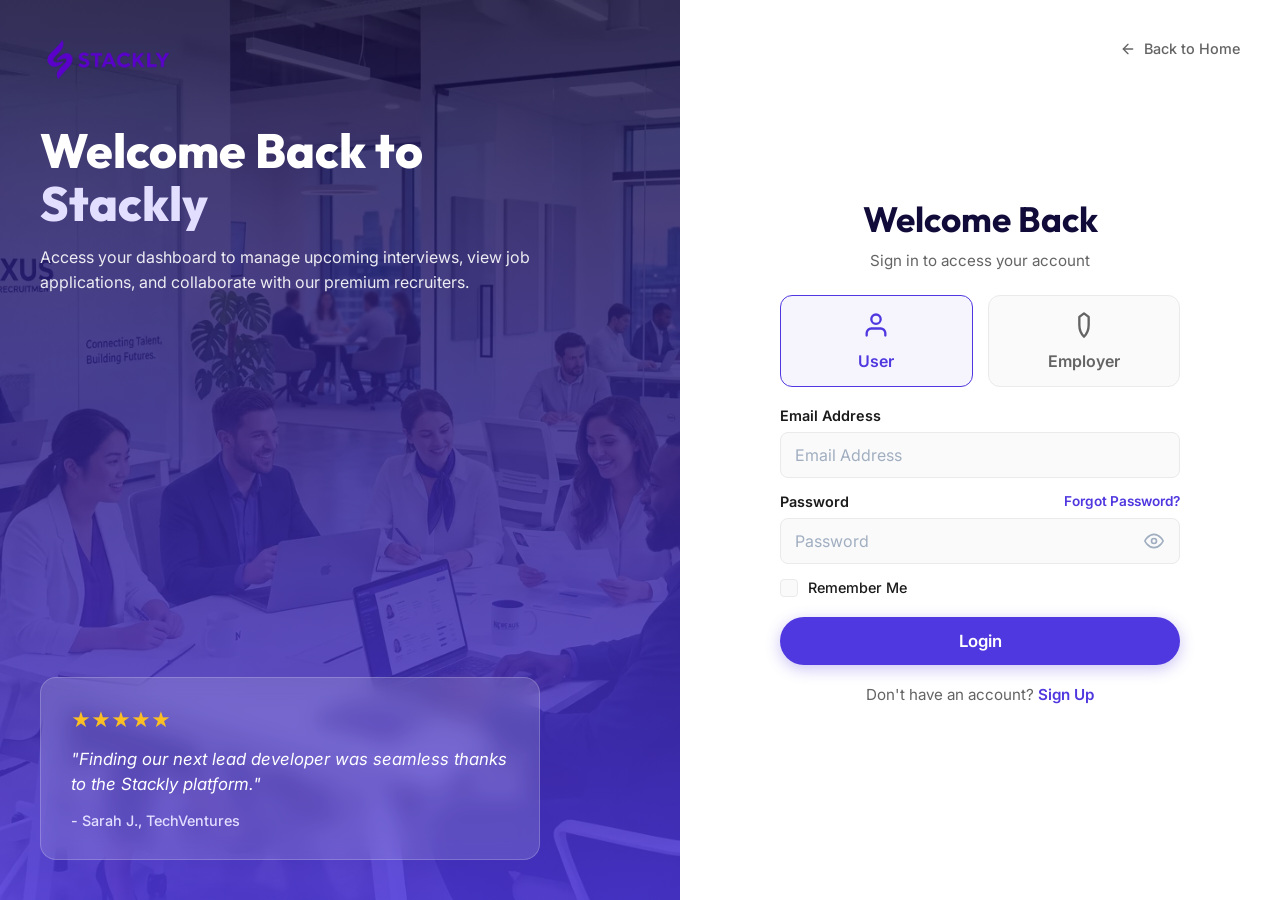
<file: login.html>
<!DOCTYPE html>
<html lang="en">
<head>
    <meta charset="UTF-8">
    <meta name="viewport" content="width=device-width, initial-scale=1.0">
    <title>Login - STACKLY</title>
    <link href="https://fonts.googleapis.com/css2?family=Inter:wght@300;400;500;600&family=Outfit:wght@400;500;600;700;800&display=swap" rel="stylesheet">
    <style>

        :root {
            --primary: #4F38DF;
            --primary-hover: #5B44EB;
            --secondary: #110B3A;
            --bg-light: #FAFAFB;
            --bg-white: #FFFFFF;
            --text-dark: #1A1A1A;
            --text-muted: #646464;
            --border: #EAEAEA;
        }

        * { margin: 0; padding: 0; box-sizing: border-box; }

        body {
            font-family: 'Inter', sans-serif;
            background-color: var(--bg-light);
            color: var(--text-dark);
        }

        .login-split {
            display: flex;
            width: 100%;
            height: 100vh;
            overflow: hidden;
        }

        /* Left Panel */
        .login-left {
            flex: 1;
            background: linear-gradient(to bottom, rgba(17, 11, 58, 0.8), rgba(79, 56, 223, 0.85)), url('assets/hero.webp') center/cover no-repeat;
            padding: 40px;
            display: flex;
            flex-direction: column;
            justify-content: space-between;
            position: relative;
            color: #ffffff;
        }

        .left-content { position: relative; z-index: 1; max-width: 500px; }

        .logo { margin-bottom: 40px; display: inline-block; }

        .left-content h1 {
            font-family: 'Outfit', sans-serif;
            font-size: 3rem;
            font-weight: 800;
            line-height: 1.1;
            margin-bottom: 15px;
            color: #ffffff;
        }

        .left-content h1 span { color: #E2DEFF; }

        .left-content p {
            font-size: 1rem;
            line-height: 1.6;
            color: rgba(255, 255, 255, 0.9);
            margin-bottom: 20px;
        }

        .testimonial-card {
            background: rgba(255, 255, 255, 0.15);
            backdrop-filter: blur(10px);
            border: 1px solid rgba(255, 255, 255, 0.2);
            border-radius: 16px;
            padding: 30px;
            position: relative;
            z-index: 1;
            max-width: 500px;
        }

        .stars { color: #fbbf24; font-size: 1.2rem; margin-bottom: 15px; }

        .testimonial-text {
            font-style: italic;
            font-size: 1.05rem;
            line-height: 1.5;
            margin-bottom: 15px;
            color: #ffffff;
        }

        .testimonial-author {
            color: #E2DEFF;
            font-size: 0.9rem;
            font-weight: 500;
        }

        /* Right Panel */
        .login-right {
            flex: 1;
            background-color: var(--bg-white);
            display: flex;
            flex-direction: column;
            position: relative;
        }

        .back-to-home {
            position: absolute;
            top: 40px; right: 40px;
            color: var(--text-muted);
            text-decoration: none;
            display: flex; align-items: center; gap: 8px;
            font-size: 0.9rem; font-weight: 500;
            transition: color 0.3s;
        }

        .back-to-home:hover { color: var(--primary); }

        .right-content {
            margin: auto; width: 100%; max-width: 480px; padding: 40px;
        }

        .right-content h2 {
            font-family: 'Outfit', sans-serif;
            font-size: 2.2rem; font-weight: 700; text-align: center; margin-bottom: 10px;
            color: var(--secondary);
        }

        .right-content > p {
            text-align: center; color: var(--text-muted); margin-bottom: 25px; font-size: 0.95rem;
        }

        .account-type-toggle { display: flex; gap: 15px; margin-bottom: 20px; }

        .type-btn {
            flex: 1; background: var(--bg-light); border: 1px solid var(--border);
            border-radius: 12px; padding: 15px; color: var(--text-muted);
            cursor: pointer; display: flex; flex-direction: column; align-items: center; gap: 12px;
            transition: all 0.3s; font-family: 'Inter', sans-serif; font-weight: 600; font-size: 1rem;
        }

        .type-btn svg { stroke: var(--text-muted); width: 28px; height: 28px; transition: stroke 0.3s; }

        .type-btn.active {
            border-color: var(--primary); background: rgba(79, 56, 223, 0.05); color: var(--primary);
        }
        .type-btn.active svg { stroke: var(--primary); }
        .type-btn:hover:not(.active) { border-color: var(--primary-hover); color: var(--primary-hover); }
        .type-btn:hover:not(.active) svg { stroke: var(--primary-hover); }

        .form-group { margin-bottom: 15px; }

        .form-label-wrap { display: flex; justify-content: space-between; align-items: center; margin-bottom: 8px; }

        .form-label { font-weight: 600; font-size: 0.9rem; color: var(--text-dark); }

        .forgot-pass { color: var(--primary); text-decoration: none; font-size: 0.85rem; font-weight: 600; }

        .input-wrapper { position: relative; }

        .form-control {
            width: 100%; background-color: var(--bg-light); border: 1px solid var(--border);
            border-radius: 8px; padding: 12px 14px; color: var(--text-dark);
            font-family: 'Inter', sans-serif; font-size: 1rem; transition: all 0.3s; outline: none;
        }

        .form-control::placeholder { color: #a0aec0; }

        .form-control:focus { border-color: var(--primary); background-color: var(--bg-white); box-shadow: 0 0 0 3px rgba(79, 56, 223, 0.1); }

        .eye-icon {
            position: absolute; right: 16px; top: 50%; transform: translateY(-50%);
            color: #a0aec0; cursor: pointer;
        }

        .remember-wrap {
            display: flex; align-items: center; gap: 10px; margin-bottom: 20px; font-size: 0.9rem; font-weight: 500; color: var(--text-dark);
        }

        .remember-wrap input[type="checkbox"] {
            appearance: none; width: 18px; height: 18px; border: 1px solid var(--border);
            border-radius: 4px; background: var(--bg-light); cursor: pointer; position: relative;
        }

        .remember-wrap input[type="checkbox"]:checked { background: var(--primary); border-color: var(--primary); }

        .remember-wrap input[type="checkbox"]:checked::after {
            content: "\2713"; position: absolute; color: white; font-size: 12px; font-weight: bold;
            top: 50%; left: 50%; transform: translate(-50%, -50%);
        }

        .btn-login {
            width: 100%; background: var(--primary); color: white; border: none;
            border-radius: 30px; padding: 14px; font-size: 1.05rem; font-weight: 600;
            font-family: 'Inter', sans-serif; cursor: pointer; transition: background 0.3s, transform 0.3s;
            box-shadow: 0 4px 15px rgba(79, 56, 223, 0.3);
        }

        .btn-login:hover { background: var(--primary-hover); transform: translateY(-2px); box-shadow: 0 6px 20px rgba(79, 56, 223, 0.4); }

        .signup-link { text-align: center; margin-top: 20px; font-size: 0.95rem; color: var(--text-muted); }

        .signup-link a { color: var(--primary); text-decoration: none; font-weight: 600; }

        @media (max-width: 992px) {
            .login-split { flex-direction: column; height: auto; overflow: visible; }
            .login-left { padding: 40px 20px; min-height: 50vh; }
            .back-to-home { position: relative; top: auto; right: auto; display: inline-flex; margin-bottom: 20px; }
            .right-content { padding: 30px 20px; }
        }
</style>
</head>
<body>

    <div class="login-split">
        <!-- Left Panel -->
        <div class="login-left">
            <div class="left-content">
                <a href="index.html" class="logo">
                <img src="assets/logo.webp" alt="STACKLY Logo" style="height: 40px; width: auto;">
            </a>
                
                <h1>Welcome Back to <span>Stackly</span></h1>
                <p>Access your dashboard to manage upcoming interviews, view job applications, and collaborate with our premium recruiters.</p>
            </div>
            
            <div class="testimonial-card">
                <div class="stars">★★★★★</div>
                <p class="testimonial-text">"Finding our next lead developer was seamless thanks to the Stackly platform."</p>
                <p class="testimonial-author">- Sarah J., TechVentures</p>
            </div>
        </div>

        <!-- Right Panel -->
        <div class="login-right">
            <div class="right-content">
                <a href="index.html" class="back-to-home">
                    <svg width="16" height="16" viewBox="0 0 24 24" fill="none" stroke="currentColor" stroke-width="2" stroke-linecap="round" stroke-linejoin="round"><line x1="19" y1="12" x2="5" y2="12"></line><polyline points="12 19 5 12 12 5"></polyline></svg>
                    Back to Home
                </a>

                <h2>Welcome Back</h2>
                <p>Sign in to access your account</p>

                <div class="account-type-toggle">
                    <button class="type-btn active" type="button" data-role="user">
                        <svg viewBox="0 0 24 24" fill="none" xmlns="http://www.w3.org/2000/svg"><path d="M20 21V19C20 17.9391 19.5786 16.9217 18.8284 16.1716C18.0783 15.4214 17.0609 15 16 15H8C6.93913 15 5.92172 15.4214 5.17157 16.1716C4.42143 16.9217 4 17.9391 4 19V21" stroke-width="2" stroke-linecap="round" stroke-linejoin="round"/><path d="M12 11C14.2091 11 16 9.20914 16 7C16 4.79086 14.2091 3 12 3C9.79086 3 8 4.79086 8 7C8 9.20914 9.79086 11 12 11Z" stroke-width="2" stroke-linecap="round" stroke-linejoin="round"/></svg>
                        User
                    </button>
                    <button class="type-btn" type="button" data-role="employer">
                        <svg viewBox="0 0 24 24" fill="none" xmlns="http://www.w3.org/2000/svg"><path d="M12 22S8 18 8 12V5L12 2L16 5V12C16 18 12 22 12 22Z" stroke-width="2" stroke-linecap="round" stroke-linejoin="round"/></svg>
                        Employer
                    </button>
                </div>

                <form action="#" id="loginForm">
                    <div class="form-group">
                        <div class="form-label-wrap">
                            <label class="form-label">Email Address</label>
                        </div>
                        <div class="input-wrapper">
                            <input type="email" class="form-control" placeholder="Email Address" required>
                        </div>
                    </div>

                    <div class="form-group">
                        <div class="form-label-wrap">
                            <label class="form-label">Password</label>
                            <a href="404.html" class="forgot-pass">Forgot Password?</a>
                        </div>
                        <div class="input-wrapper">
                            <input type="password" class="form-control" placeholder="Password" required>
                            <svg class="eye-icon" width="20" height="20" viewBox="0 0 24 24" fill="none" stroke="currentColor" stroke-width="2" stroke-linecap="round" stroke-linejoin="round"><path d="M1 12s4-8 11-8 11 8 11 8-4 8-11 8-11-8-11-8z"></path><circle cx="12" cy="12" r="3"></circle></svg>
                        </div>
                    </div>

                    <label class="remember-wrap">
                        <input type="checkbox">
                        Remember Me
                    </label>

                    <button type="submit" class="btn-login">Login</button>
                </form>

                <div class="signup-link">
                    Don't have an account? <a href="signup.html">Sign Up</a>
                </div>
            </div>
        </div>
    </div>

    <script>
        // Toggle account type active state
        const typeBtns = document.querySelectorAll('.type-btn');
        let selectedRole = 'user'; // default

        typeBtns.forEach(btn => {
            btn.addEventListener('click', () => {
                typeBtns.forEach(b => b.classList.remove('active'));
                btn.classList.add('active');
                selectedRole = btn.getAttribute('data-role');
            });
        });

        // Form submission mockup
        document.getElementById('loginForm').addEventListener('submit', (e) => {
            e.preventDefault();
            
            const emailInput = e.target.querySelector('input[type="email"]').value;
            localStorage.setItem('userEmail', emailInput);

            const btn = e.target.querySelector('.btn-login');
            const originalText = btn.innerText;
            btn.innerText = 'Logging in...';
            btn.disabled = true;
            
            setTimeout(() => {
                btn.innerText = 'Success!';
                setTimeout(() => {
                    if (selectedRole === 'user') {
                        window.location.href = 'userdashboard.html';
                    } else if (selectedRole === 'employer') {
                        window.location.href = 'admindashboard.html';
                    } else {
                        window.location.href = 'index.html';
                    }
                }, 1000);
            }, 1500);
        });
    </script>
</body>
</html>
</file>
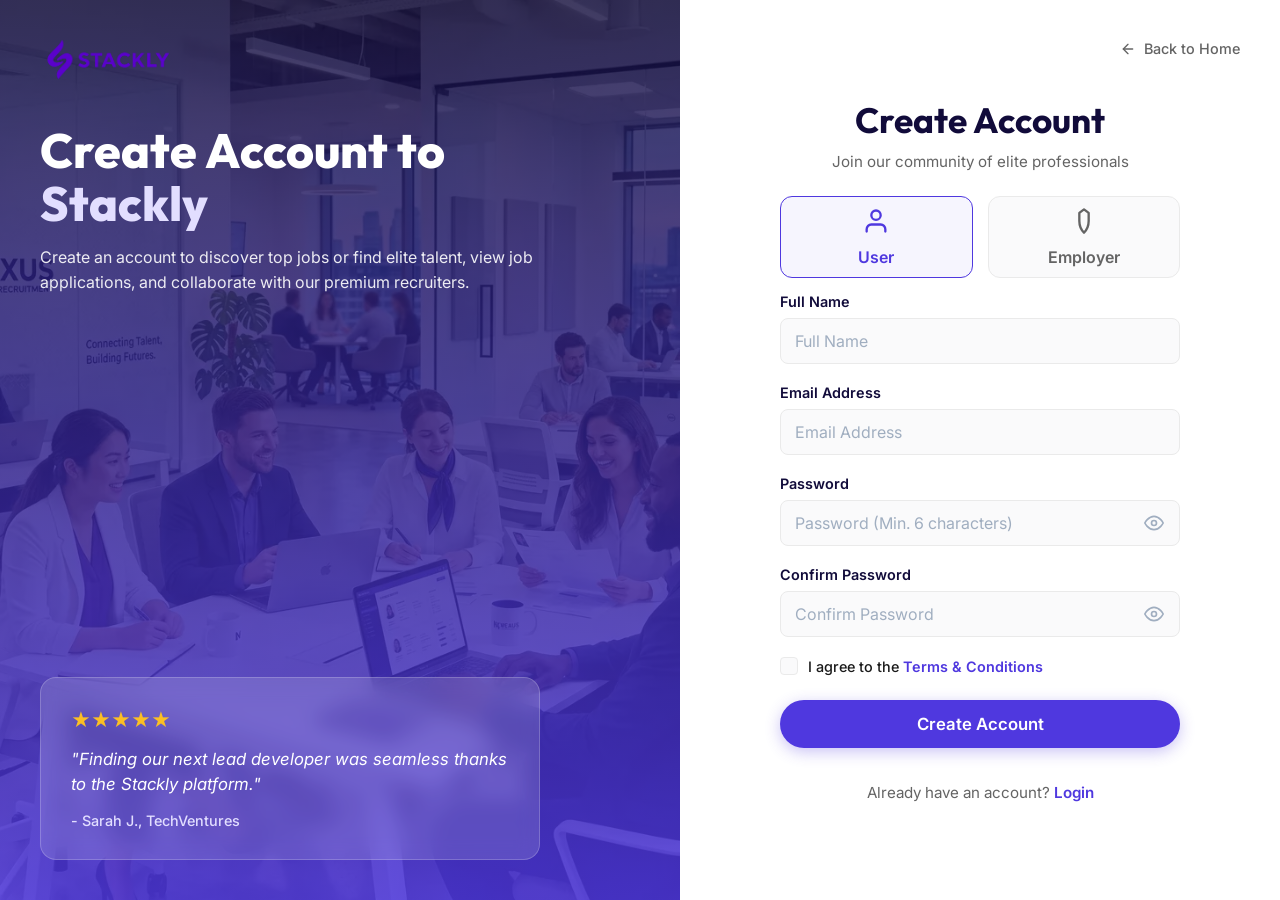
<file: signup.html>
<!DOCTYPE html>
<html lang="en">
<head>
    <meta charset="UTF-8">
    <meta name="viewport" content="width=device-width, initial-scale=1.0">
    <title>Sign Up - STACKLY</title>
    <link href="https://fonts.googleapis.com/css2?family=Inter:wght@300;400;500;600&family=Outfit:wght@400;500;600;700;800&display=swap" rel="stylesheet">
    <style>

        :root {
            --primary: #4F38DF;
            --primary-hover: #5B44EB;
            --secondary: #110B3A;
            --bg-light: #FAFAFB;
            --bg-white: #FFFFFF;
            --text-dark: #1A1A1A;
            --text-muted: #646464;
            --border: #EAEAEA;
        }

        * { margin: 0; padding: 0; box-sizing: border-box; }

        body {
            font-family: 'Inter', sans-serif;
            background-color: var(--bg-light);
            color: var(--text-dark);
        }

        .login-split {
            display: flex;
            width: 100%;
            height: 100vh;
            overflow: hidden;
        }

        /* Left Panel */
        .login-left {
            flex: 1;
            background: linear-gradient(to bottom, rgba(17, 11, 58, 0.8), rgba(79, 56, 223, 0.85)), url('assets/hero.webp') center/cover no-repeat;
            padding: 40px;
            display: flex;
            flex-direction: column;
            justify-content: space-between;
            position: relative;
            color: #ffffff;
        }

        .left-content { position: relative; z-index: 1; max-width: 500px; }

        .logo { margin-bottom: 40px; display: inline-block; }

        .left-content h1 {
            font-family: 'Outfit', sans-serif;
            font-size: 3rem;
            font-weight: 800;
            line-height: 1.1;
            margin-bottom: 15px;
            color: #ffffff;
        }

        .left-content h1 span { color: #E2DEFF; }

        .left-content p {
            font-size: 1rem;
            line-height: 1.6;
            color: rgba(255, 255, 255, 0.9);
            margin-bottom: 20px;
        }

        .testimonial-card {
            background: rgba(255, 255, 255, 0.15);
            backdrop-filter: blur(10px);
            border: 1px solid rgba(255, 255, 255, 0.2);
            border-radius: 16px;
            padding: 30px;
            position: relative;
            z-index: 1;
            max-width: 500px;
        }

        .stars { color: #fbbf24; font-size: 1.2rem; margin-bottom: 15px; }

        .testimonial-text {
            font-style: italic;
            font-size: 1.05rem;
            line-height: 1.5;
            margin-bottom: 15px;
            color: #ffffff;
        }

        .testimonial-author {
            color: #E2DEFF;
            font-size: 0.9rem;
            font-weight: 500;
        }

        /* Right Panel */
        .login-right {
            flex: 1;
            background-color: var(--bg-white);
            display: flex;
            flex-direction: column;
            position: relative;
        }

        .back-to-home {
            position: absolute;
            top: 40px; right: 40px;
            color: var(--text-muted);
            text-decoration: none;
            display: flex; align-items: center; gap: 8px;
            font-size: 0.9rem; font-weight: 500;
            transition: color 0.3s;
        }

        .back-to-home:hover { color: var(--primary); }

        .right-content {
            margin: auto; width: 100%; max-width: 480px; padding: 40px;
        }

        .right-content h2 {
            font-family: 'Outfit', sans-serif;
            font-size: 2.2rem; font-weight: 700; text-align: center; margin-bottom: 10px;
            color: var(--secondary);
        }

        .right-content > p {
            text-align: center; color: var(--text-muted); margin-bottom: 25px; font-size: 0.95rem;
        }

        .account-type-toggle { display: flex; gap: 15px; margin-bottom: 20px; }

        .type-btn {
            flex: 1; background: var(--bg-light); border: 1px solid var(--border);
            border-radius: 12px; padding: 15px; color: var(--text-muted);
            cursor: pointer; display: flex; flex-direction: column; align-items: center; gap: 12px;
            transition: all 0.3s; font-family: 'Inter', sans-serif; font-weight: 600; font-size: 1rem;
        }

        .type-btn svg { stroke: var(--text-muted); width: 28px; height: 28px; transition: stroke 0.3s; }

        .type-btn.active {
            border-color: var(--primary); background: rgba(79, 56, 223, 0.05); color: var(--primary);
        }
        .type-btn.active svg { stroke: var(--primary); }
        .type-btn:hover:not(.active) { border-color: var(--primary-hover); color: var(--primary-hover); }
        .type-btn:hover:not(.active) svg { stroke: var(--primary-hover); }

        .form-group { margin-bottom: 15px; }

        .form-label-wrap { display: flex; justify-content: space-between; align-items: center; margin-bottom: 8px; }

        .form-label { font-weight: 600; font-size: 0.9rem; color: var(--text-dark); }

        .forgot-pass { color: var(--primary); text-decoration: none; font-size: 0.85rem; font-weight: 600; }

        .input-wrapper { position: relative; }

        .form-control {
            width: 100%; background-color: var(--bg-light); border: 1px solid var(--border);
            border-radius: 8px; padding: 12px 14px; color: var(--text-dark);
            font-family: 'Inter', sans-serif; font-size: 1rem; transition: all 0.3s; outline: none;
        }

        .form-control::placeholder { color: #a0aec0; }

        .form-control:focus { border-color: var(--primary); background-color: var(--bg-white); box-shadow: 0 0 0 3px rgba(79, 56, 223, 0.1); }

        .eye-icon {
            position: absolute; right: 16px; top: 50%; transform: translateY(-50%);
            color: #a0aec0; cursor: pointer;
        }

        .remember-wrap {
            display: flex; align-items: center; gap: 10px; margin-bottom: 20px; font-size: 0.9rem; font-weight: 500; color: var(--text-dark);
        }

        .remember-wrap input[type="checkbox"] {
            appearance: none; width: 18px; height: 18px; border: 1px solid var(--border);
            border-radius: 4px; background: var(--bg-light); cursor: pointer; position: relative;
        }

        .remember-wrap input[type="checkbox"]:checked { background: var(--primary); border-color: var(--primary); }

        .remember-wrap input[type="checkbox"]:checked::after {
            content: "\2713"; position: absolute; color: white; font-size: 12px; font-weight: bold;
            top: 50%; left: 50%; transform: translate(-50%, -50%);
        }

        .btn-login {
            width: 100%; background: var(--primary); color: white; border: none;
            border-radius: 30px; padding: 14px; font-size: 1.05rem; font-weight: 600;
            font-family: 'Inter', sans-serif; cursor: pointer; transition: background 0.3s, transform 0.3s;
            box-shadow: 0 4px 15px rgba(79, 56, 223, 0.3);
        }

        .btn-login:hover { background: var(--primary-hover); transform: translateY(-2px); box-shadow: 0 6px 20px rgba(79, 56, 223, 0.4); }

        .signup-link { text-align: center; margin-top: 20px; font-size: 0.95rem; color: var(--text-muted); }

        .signup-link a { color: var(--primary); text-decoration: none; font-weight: 600; }

        @media (max-width: 992px) {
            .login-split { flex-direction: column; height: auto; overflow: visible; }
            .login-left { padding: 40px 20px; min-height: 50vh; }
            .back-to-home { position: relative; top: auto; right: auto; display: inline-flex; margin-bottom: 20px; }
            .right-content { padding: 30px 20px; }
        }

        /* Signup Specific Overrides to fit everything nicely */
        .login-right {
            overflow-y: auto !important;
            justify-content: flex-start !important;
            padding-top: 50px !important;
            padding-bottom: 50px !important;
        }
        .right-content {
            margin: auto !important;
        }
        .account-type-toggle {
            margin-bottom: 15px !important;
        }
        .type-btn {
            padding: 10px !important;
        }
</style>
</head>
<body>

    <div class="login-split">
        <!-- Left Panel -->
        <div class="login-left">
            <div class="left-content">
                <a href="index.html" class="logo">
                <img src="assets/logo.webp" alt="STACKLY Logo" style="height: 40px; width: auto;">
            </a>
                
                <h1>Create Account to <span>Stackly</span></h1>
                <p>Create an account to discover top jobs or find elite talent, view job applications, and collaborate with our premium recruiters.</p>
            </div>
            
            <div class="testimonial-card">
                <div class="stars">★★★★★</div>
                <p class="testimonial-text">"Finding our next lead developer was seamless thanks to the Stackly platform."</p>
                <p class="testimonial-author">- Sarah J., TechVentures</p>
            </div>
        </div>

        <!-- Right Panel -->
        <div class="login-right">
            <div class="right-content">
                <a href="index.html" class="back-to-home">
                    <svg width="16" height="16" viewBox="0 0 24 24" fill="none" stroke="currentColor" stroke-width="2" stroke-linecap="round" stroke-linejoin="round"><line x1="19" y1="12" x2="5" y2="12"></line><polyline points="12 19 5 12 12 5"></polyline></svg>
                    Back to Home
                </a>

                <h2>Create Account</h2>
                <p>Join our community of elite professionals</p>

                <div class="account-type-toggle">
                    <button class="type-btn active" type="button" data-role="user">
                        <svg viewBox="0 0 24 24" fill="none" xmlns="http://www.w3.org/2000/svg"><path d="M20 21V19C20 17.9391 19.5786 16.9217 18.8284 16.1716C18.0783 15.4214 17.0609 15 16 15H8C6.93913 15 5.92172 15.4214 5.17157 16.1716C4.42143 16.9217 4 17.9391 4 19V21" stroke-width="2" stroke-linecap="round" stroke-linejoin="round"/><path d="M12 11C14.2091 11 16 9.20914 16 7C16 4.79086 14.2091 3 12 3C9.79086 3 8 4.79086 8 7C8 9.20914 9.79086 11 12 11Z" stroke-width="2" stroke-linecap="round" stroke-linejoin="round"/></svg>
                        User
                    </button>
                    <button class="type-btn" type="button" data-role="employer">
                        <svg viewBox="0 0 24 24" fill="none" xmlns="http://www.w3.org/2000/svg"><path d="M12 22S8 18 8 12V5L12 2L16 5V12C16 18 12 22 12 22Z" stroke-width="2" stroke-linecap="round" stroke-linejoin="round"/></svg>
                        Employer
                    </button>
                </div>

                <form id="signupForm" class="signup-form">
                    <div class="form-group" style="margin-bottom: 20px;">
                        <label class="form-label" style="font-weight: 600; color: var(--secondary); margin-bottom: 8px; display: block;">Full Name</label>
                        <div class="input-wrapper">
                            <input type="text" class="form-control" placeholder="Full Name" required>
                        </div>
                    </div>
                    
                    <div class="form-group" style="margin-bottom: 20px;">
                        <label class="form-label" style="font-weight: 600; color: var(--secondary); margin-bottom: 8px; display: block;">Email Address</label>
                        <div class="input-wrapper">
                            <input type="email" class="form-control" placeholder="Email Address" required>
                        </div>
                    </div>

                    <div class="form-group" style="margin-bottom: 20px;">
                        <label class="form-label" style="font-weight: 600; color: var(--secondary); margin-bottom: 8px; display: block;">Password</label>
                        <div class="input-wrapper">
                            <input type="password" class="form-control" placeholder="Password (Min. 6 characters)" required>
                            <svg class="eye-icon" width="20" height="20" viewBox="0 0 24 24" fill="none" stroke="currentColor" stroke-width="2">
                                <path d="M1 12s4-8 11-8 11 8 11 8-4 8-11 8-11-8-11-8z"></path>
                                <circle cx="12" cy="12" r="3"></circle>
                            </svg>
                        </div>
                    </div>
                    
                    <div class="form-group" style="margin-bottom: 20px;">
                        <label class="form-label" style="font-weight: 600; color: var(--secondary); margin-bottom: 8px; display: block;">Confirm Password</label>
                        <div class="input-wrapper">
                            <input type="password" class="form-control" placeholder="Confirm Password" required>
                            <svg class="eye-icon" width="20" height="20" viewBox="0 0 24 24" fill="none" stroke="currentColor" stroke-width="2">
                                <path d="M1 12s4-8 11-8 11 8 11 8-4 8-11 8-11-8-11-8z"></path>
                                <circle cx="12" cy="12" r="3"></circle>
                            </svg>
                        </div>
                    </div>

                    <div class="remember-wrap" style="margin-top: 15px; margin-bottom: 25px;">
                        <input type="checkbox" required>
                        <span style="font-size: 0.9rem;">I agree to the <a href="404.html" style="color: var(--primary); font-weight: 600; text-decoration: none;">Terms & Conditions</a></span>
                    </div>

                    <button type="submit" class="btn-login" style="margin-bottom: 15px;">Create Account</button>
                    
                    <div class="signup-link">
                        Already have an account? <a href="login.html">Login</a>
                    </div>
                </form>

            </div>
        </div>
    </div>

    <script>
        // Toggle account type active state
        const typeBtns = document.querySelectorAll('.type-btn');
        let selectedRole = 'user'; // default

        typeBtns.forEach(btn => {
            btn.addEventListener('click', () => {
                typeBtns.forEach(b => b.classList.remove('active'));
                btn.classList.add('active');
                selectedRole = btn.getAttribute('data-role');
            });
        });

        // Form submission mockup
        document.getElementById('loginForm').addEventListener('submit', (e) => {
            e.preventDefault();
            const btn = e.target.querySelector('.btn-login');
            const originalText = btn.innerText;
            btn.innerText = 'Logging in...';
            btn.disabled = true;
            
            setTimeout(() => {
                btn.innerText = 'Success!';
                setTimeout(() => {
                    if (selectedRole === 'user') {
                        window.location.href = 'userdashboard.html';
                    } else if (selectedRole === 'employer') {
                        window.location.href = 'admindashboard.html';
                    } else {
                        window.location.href = 'index.html';
                    }
                }, 1000);
            }, 1500);
        });
    </script>
</body>
</html>
</file>
